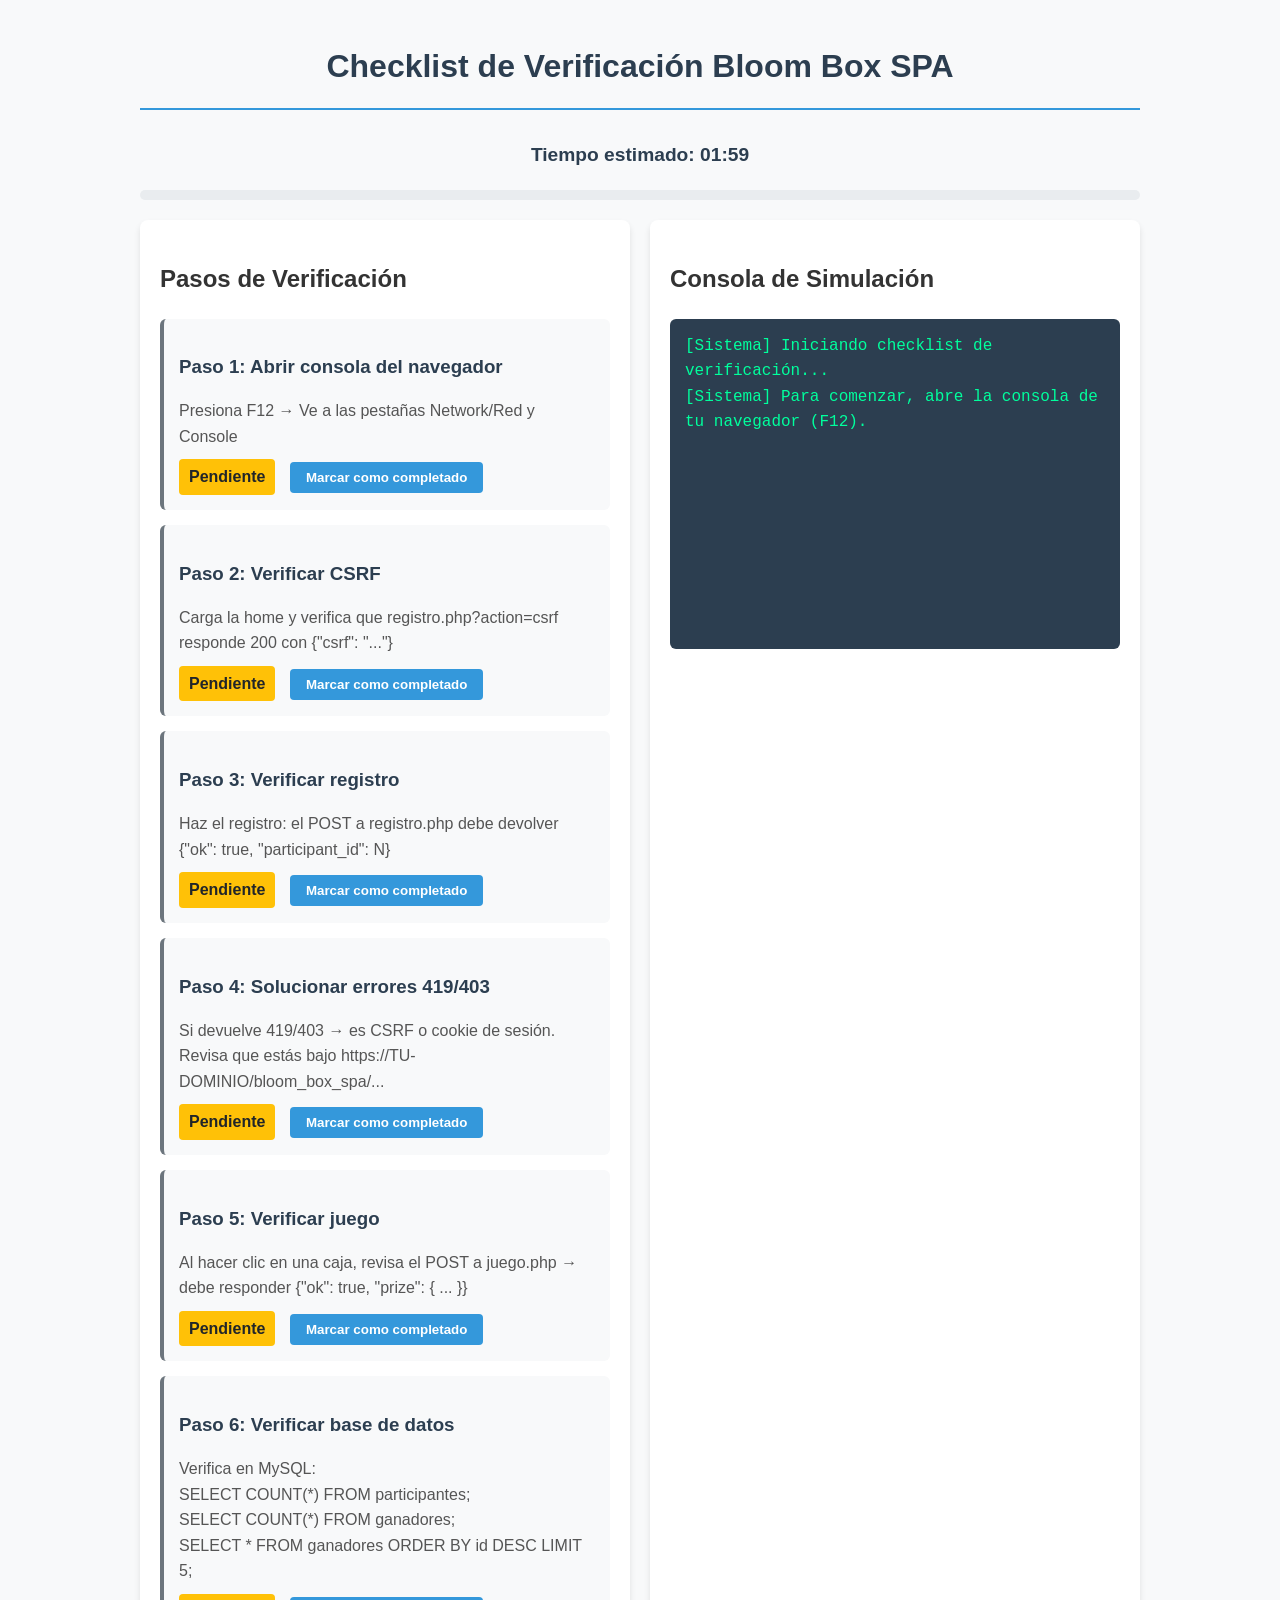
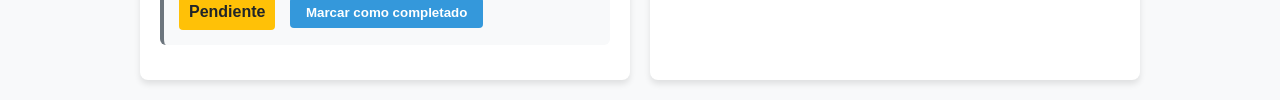
<file: checklist.html>
<!DOCTYPE html>
<html lang="es">
<head>
    <meta charset="UTF-8">
    <meta name="viewport" content="width=device-width, initial-scale=1.0">
    <title>Checklist Bloom Box SPA</title>
    <style>
        body {
            font-family: 'Segoe UI', Tahoma, Geneva, Verdana, sans-serif;
            line-height: 1.6;
            color: #333;
            max-width: 1000px;
            margin: 0 auto;
            padding: 20px;
            background-color: #f8f9fa;
        }
        
        h1 {
            color: #2c3e50;
            text-align: center;
            margin-bottom: 30px;
            padding-bottom: 15px;
            border-bottom: 2px solid #3498db;
        }
        
        .container {
            display: grid;
            grid-template-columns: 1fr 1fr;
            gap: 20px;
        }
        
        .checklist-section, .console-section {
            background: white;
            border-radius: 8px;
            padding: 20px;
            box-shadow: 0 4px 6px rgba(0, 0, 0, 0.1);
        }
        
        .checklist-item {
            margin-bottom: 15px;
            padding: 15px;
            border-radius: 6px;
            background-color: #f8f9fa;
            border-left: 4px solid #6c757d;
        }
        
        .checklist-item h3 {
            margin-bottom: 10px;
            color: #2c3e50;
        }
        
        .checklist-item p {
            margin-bottom: 10px;
            color: #555;
        }
        
        .status {
            display: inline-block;
            padding: 5px 10px;
            border-radius: 4px;
            font-weight: bold;
            margin-right: 10px;
        }
        
        .status.pending {
            background-color: #ffc107;
            color: #212529;
        }
        
        .status.success {
            background-color: #28a745;
            color: white;
        }
        
        .status.error {
            background-color: #dc3545;
            color: white;
        }
        
        .console-output {
            background-color: #2c3e50;
            color: #00ff9d;
            padding: 15px;
            border-radius: 6px;
            height: 300px;
            overflow-y: auto;
            font-family: 'Courier New', monospace;
            white-space: pre-wrap;
        }
        
        .btn {
            display: inline-block;
            padding: 8px 16px;
            background-color: #3498db;
            color: white;
            border: none;
            border-radius: 4px;
            cursor: pointer;
            font-weight: bold;
            transition: background-color 0.3s;
        }
        
        .btn:hover {
            background-color: #2980b9;
        }
        
        .progress-bar {
            height: 10px;
            background-color: #e9ecef;
            border-radius: 5px;
            margin-bottom: 20px;
            overflow: hidden;
        }
        
        .progress {
            height: 100%;
            background-color: #3498db;
            width: 0%;
            transition: width 0.5s;
        }
        
        .timer {
            text-align: center;
            font-size: 1.2em;
            margin-bottom: 20px;
            font-weight: bold;
            color: #2c3e50;
        }
        
        @media (max-width: 768px) {
            .container {
                grid-template-columns: 1fr;
            }
        }
    </style>
</head>
<body>
    <h1>Checklist de Verificación Bloom Box SPA</h1>
    
    <div class="timer">Tiempo estimado: <span id="time">02:00</span></div>
    
    <div class="progress-bar">
        <div class="progress" id="progress"></div>
    </div>
    
    <div class="container">
        <div class="checklist-section">
            <h2>Pasos de Verificación</h2>
            
            <div class="checklist-item" id="step1">
                <h3>Paso 1: Abrir consola del navegador</h3>
                <p>Presiona F12 → Ve a las pestañas Network/Red y Console</p>
                <span class="status pending">Pendiente</span>
                <button class="btn" onclick="markStep(1)">Marcar como completado</button>
            </div>
            
            <div class="checklist-item" id="step2">
                <h3>Paso 2: Verificar CSRF</h3>
                <p>Carga la home y verifica que registro.php?action=csrf responde 200 con {"csrf": "..."}</p>
                <span class="status pending">Pendiente</span>
                <button class="btn" onclick="markStep(2)">Marcar como completado</button>
            </div>
            
            <div class="checklist-item" id="step3">
                <h3>Paso 3: Verificar registro</h3>
                <p>Haz el registro: el POST a registro.php debe devolver {"ok": true, "participant_id": N}</p>
                <span class="status pending">Pendiente</span>
                <button class="btn" onclick="markStep(3)">Marcar como completado</button>
            </div>
            
            <div class="checklist-item" id="step4">
                <h3>Paso 4: Solucionar errores 419/403</h3>
                <p>Si devuelve 419/403 → es CSRF o cookie de sesión. Revisa que estás bajo https://TU-DOMINIO/bloom_box_spa/...</p>
                <span class="status pending">Pendiente</span>
                <button class="btn" onclick="markStep(4)">Marcar como completado</button>
            </div>
            
            <div class="checklist-item" id="step5">
                <h3>Paso 5: Verificar juego</h3>
                <p>Al hacer clic en una caja, revisa el POST a juego.php → debe responder {"ok": true, "prize": { ... }}</p>
                <span class="status pending">Pendiente</span>
                <button class="btn" onclick="markStep(5)">Marcar como completado</button>
            </div>
            
            <div class="checklist-item" id="step6">
                <h3>Paso 6: Verificar base de datos</h3>
                <p>Verifica en MySQL:
                    <br>SELECT COUNT(*) FROM participantes;
                    <br>SELECT COUNT(*) FROM ganadores;
                    <br>SELECT * FROM ganadores ORDER BY id DESC LIMIT 5;
                </p>
                <span class="status pending">Pendiente</span>
                <button class="btn" onclick="markStep(6)">Marcar como completado</button>
            </div>
        </div>
        
        <div class="console-section">
            <h2>Consola de Simulación</h2>
            <div class="console-output" id="consoleOutput">[Sistema] Iniciando checklist de verificación...
[Sistema] Para comenzar, abre la consola de tu navegador (F12).</div>
        </div>
    </div>

    <script>
        const totalSteps = 6;
        let completedSteps = 0;
        let timeLeft = 120; // 2 minutos en segundos
        const timerElement = document.getElementById('time');
        const progressElement = document.getElementById('progress');
        const consoleOutput = document.getElementById('consoleOutput');
        
        // Iniciar temporizador
        const timer = setInterval(() => {
            timeLeft--;
            const minutes = Math.floor(timeLeft / 60);
            const seconds = timeLeft % 60;
            timerElement.textContent = `${minutes.toString().padStart(2, '0')}:${seconds.toString().padStart(2, '0')}`;
            
            if (timeLeft <= 0) {
                clearInterval(timer);
                consoleOutput.textContent += '\n[Sistema] ¡Tiempo completado! Revisa los pasos pendientes.';
            }
        }, 1000);
        
        // Función para marcar un paso como completado
        function markStep(stepNumber) {
            const stepElement = document.getElementById(`step${stepNumber}`);
            const statusElement = stepElement.querySelector('.status');
            const buttonElement = stepElement.querySelector('.btn');
            
            if (statusElement.classList.contains('pending')) {
                statusElement.textContent = 'Completado';
                statusElement.classList.remove('pending');
                statusElement.classList.add('success');
                buttonElement.style.display = 'none';
                completedSteps++;
                
                // Actualizar barra de progreso
                progressElement.style.width = `${(completedSteps / totalSteps) * 100}%`;
                
                // Agregar mensaje a la consola
                consoleOutput.textContent += `\n[Paso ${stepNumber}] Completado - ${new Date().toLocaleTimeString()}`;
                
                // Mensajes específicos para cada paso
                switch(stepNumber) {
                    case 1:
                        consoleOutput.textContent += '\n[Consola] Ahora puedes ver las solicitudes de red y los mensajes de consola.';
                        break;
                    case 2:
                        consoleOutput.textContent += '\n[CSRF] Verificando token CSRF...';
                        consoleOutput.textContent += '\n[CSRF] Respuesta recibida: 200 OK con {"csrf": "a1b2c3d4e5f6"}';
                        break;
                    case 3:
                        consoleOutput.textContent += '\n[Registro] Enviando solicitud POST a registro.php...';
                        consoleOutput.textContent += '\n[Registro] Respuesta recibida: {"ok": true, "participant_id": 12345}';
                        break;
                    case 4:
                        consoleOutput.textContent += '\n[Error] Si recibes 419/403, verifica:';
                        consoleOutput.textContent += '\n[Error] 1. El token CSRF es válido y se incluye en la solicitud';
                        consoleOutput.textContent += '\n[Error] 2. Las cookies de sesión se envían correctamente';
                        consoleOutput.textContent += '\n[Error] 3. Estás usando el dominio correcto (https://TU-DOMINIO/bloom_box_spa/)';
                        break;
                    case 5:
                        consoleOutput.textContent += '\n[Juego] Haciendo clic en una caja...';
                        consoleOutput.textContent += '\n[Juego] POST a juego.php respondió: {"ok": true, "prize": {"id": 1, "name": "Premio Ejemplo"}}';
                        break;
                    case 6:
                        consoleOutput.textContent += '\n[MySQL] Resultados de consulta simulada:';
                        consoleOutput.textContent += '\n[MySQL] SELECT COUNT(*) FROM participantes; → 1542';
                        consoleOutput.textContent += '\n[MySQL] SELECT COUNT(*) FROM ganadores; → 42';
                        consoleOutput.textContent += '\n[MySQL] Últimos 5 ganadores: IDs 100, 99, 98, 97, 96';
                        break;
                }
                
                // Desplazar hacia abajo para mostrar el último mensaje
                consoleOutput.scrollTop = consoleOutput.scrollHeight;
                
                // Si todos los pasos están completos
                if (completedSteps === totalSteps) {
                    consoleOutput.textContent += '\n[Sistema] ¡Todos los pasos completados! El sistema parece estar funcionando correctamente.';
                    clearInterval(timer);
                }
            }
        }
    </script>
</body>
</html>
</file>
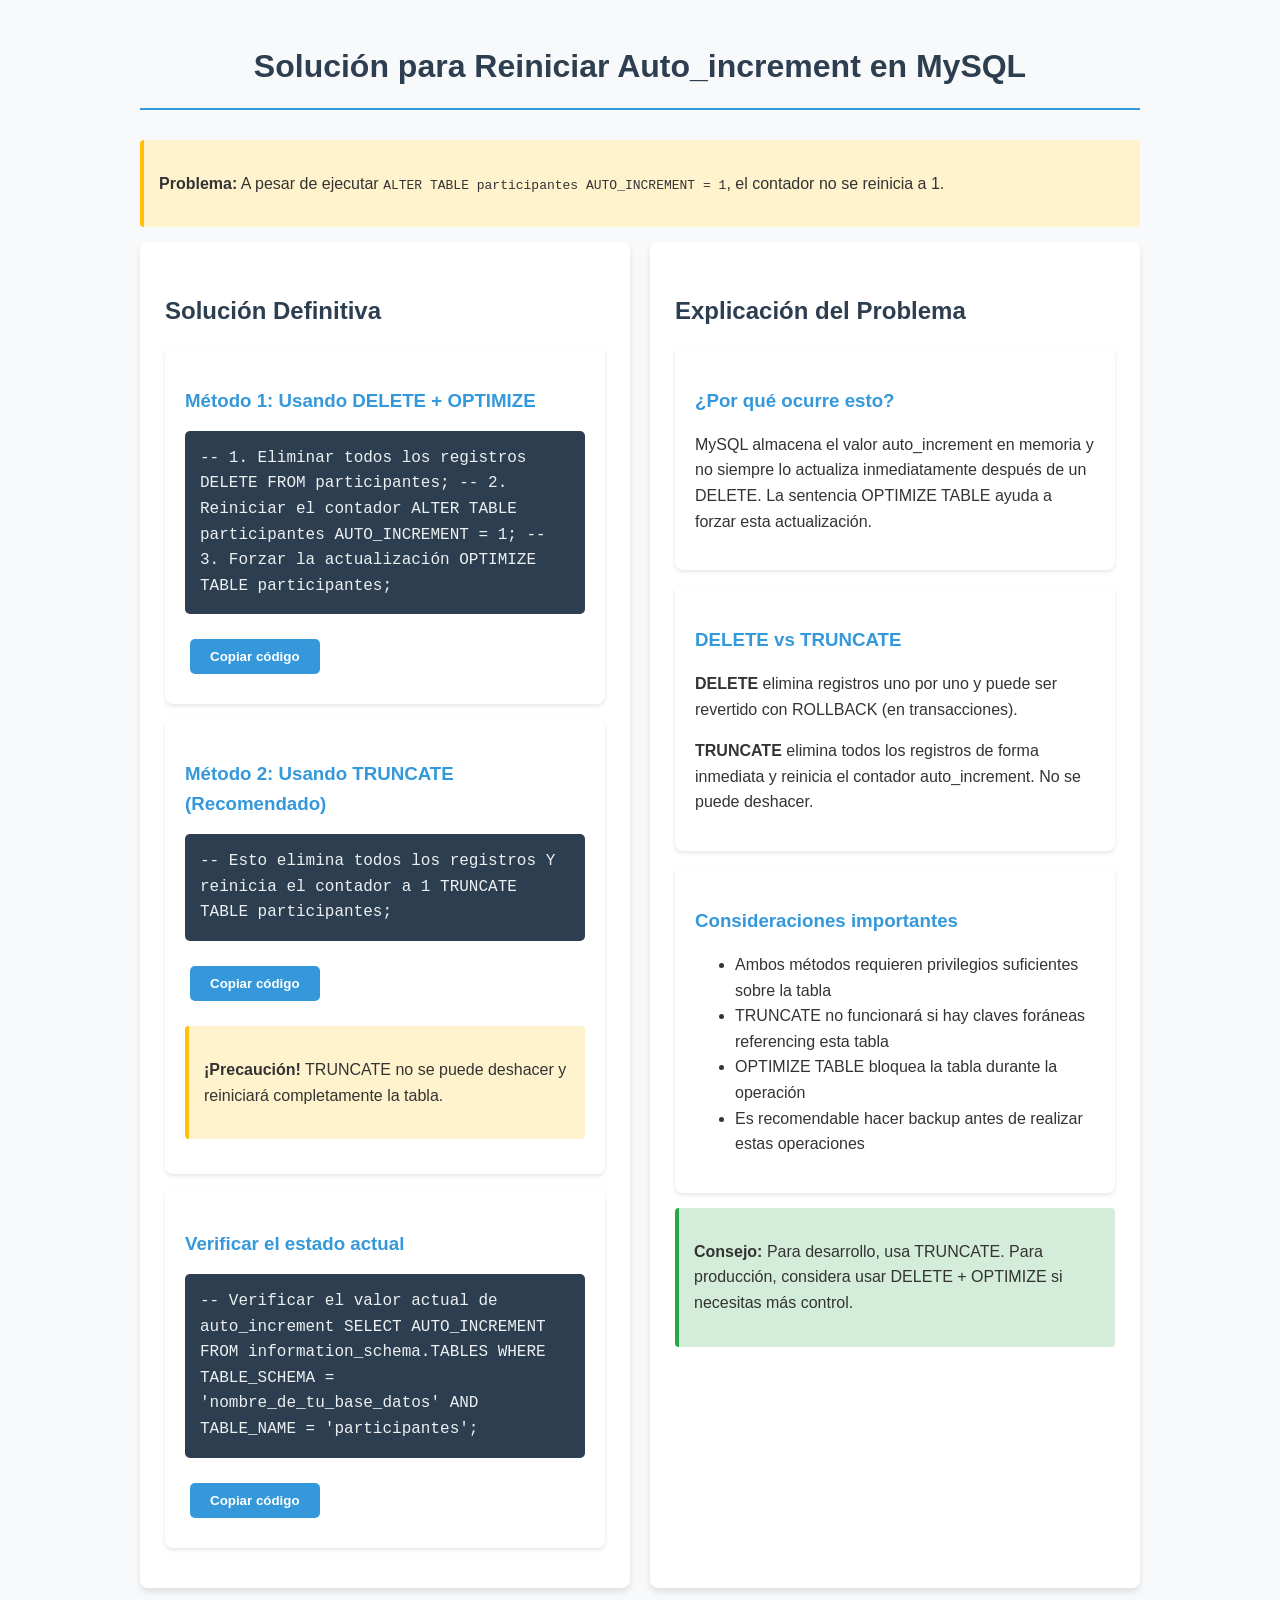
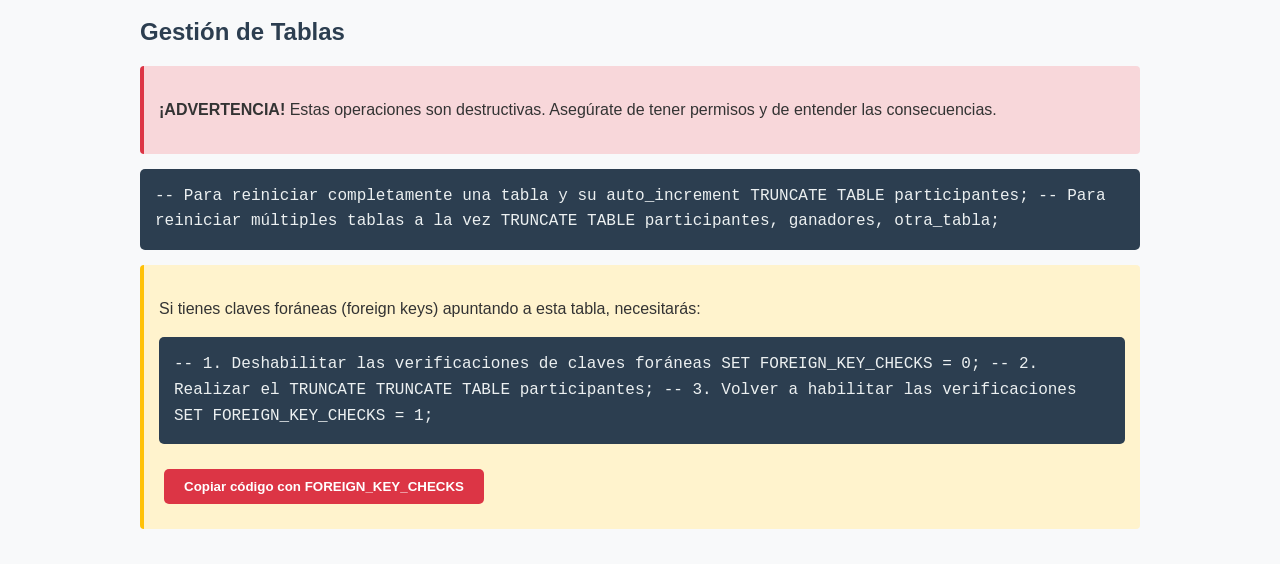
<file: solucion_mysql.html>
<!DOCTYPE html>
<html lang="es">
<head>
    <meta charset="UTF-8">
    <meta name="viewport" content="width=device-width, initial-scale=1.0">
    <title>Solución Auto_increment MySQL</title>
    <style>
        body {
            font-family: 'Segoe UI', Tahoma, Geneva, Verdana, sans-serif;
            line-height: 1.6;
            color: #333;
            max-width: 1000px;
            margin: 0 auto;
            padding: 20px;
            background-color: #f8f9fa;
        }
        
        h1 {
            color: #2c3e50;
            text-align: center;
            margin-bottom: 30px;
            padding-bottom: 15px;
            border-bottom: 2px solid #3498db;
        }
        
        h2 {
            color: #2c3e50;
            margin: 25px 0 15px;
        }
        
        h3 {
            color: #3498db;
            margin: 20px 0 10px;
        }
        
        .container {
            display: grid;
            grid-template-columns: 1fr 1fr;
            gap: 20px;
        }
        
        .solution, .explanation {
            background: white;
            border-radius: 8px;
            padding: 25px;
            box-shadow: 0 4px 6px rgba(0, 0, 0, 0.1);
        }
        
        .code {
            background: #2c3e50;
            color: #ecf0f1;
            padding: 15px;
            border-radius: 5px;
            margin: 15px 0;
            overflow-x: auto;
            font-family: 'Courier New', monospace;
        }
        
        .success {
            background: #d4edda;
            border-left: 4px solid #28a745;
            padding: 15px;
            margin: 15px 0;
            border-radius: 4px;
        }
        
        .warning {
            background: #fff3cd;
            border-left: 4px solid #ffc107;
            padding: 15px;
            margin: 15px 0;
            border-radius: 4px;
        }
        
        .danger {
            background: #f8d7da;
            border-left: 4px solid #dc3545;
            padding: 15px;
            margin: 15px 0;
            border-radius: 4px;
        }
        
        .btn {
            display: inline-block;
            padding: 10px 20px;
            background: #3498db;
            color: white;
            border: none;
            border-radius: 5px;
            cursor: pointer;
            font-weight: bold;
            transition: background 0.3s;
            margin: 10px 5px;
        }
        
        .btn:hover {
            background: #2980b9;
        }
        
        .btn-danger {
            background: #dc3545;
        }
        
        .btn-danger:hover {
            background: #c82333;
        }
        
        .btn-success {
            background: #28a745;
        }
        
        .btn-success:hover {
            background: #218838;
        }
        
        .card {
            background: white;
            border-radius: 8px;
            padding: 20px;
            margin: 15px 0;
            box-shadow: 0 2px 4px rgba(0, 0, 0, 0.1);
        }
        
        @media (max-width: 768px) {
            .container {
                grid-template-columns: 1fr;
            }
        }
    </style>
</head>
<body>
    <h1>Solución para Reiniciar Auto_increment en MySQL</h1>
    
    <div class="warning">
        <p><strong>Problema:</strong> A pesar de ejecutar <code>ALTER TABLE participantes AUTO_INCREMENT = 1</code>, el contador no se reinicia a 1.</p>
    </div>
    
    <div class="container">
        <div class="solution">
            <h2>Solución Definitiva</h2>
            
            <div class="card">
                <h3>Método 1: Usando DELETE + OPTIMIZE</h3>
                <div class="code">
-- 1. Eliminar todos los registros
DELETE FROM participantes;

-- 2. Reiniciar el contador
ALTER TABLE participantes AUTO_INCREMENT = 1;

-- 3. Forzar la actualización
OPTIMIZE TABLE participantes;
                </div>
                <button class="btn" onclick="copyCode(1)">Copiar código</button>
            </div>
            
            <div class="card">
                <h3>Método 2: Usando TRUNCATE (Recomendado)</h3>
                <div class="code">
-- Esto elimina todos los registros Y reinicia el contador a 1
TRUNCATE TABLE participantes;
                </div>
                <button class="btn" onclick="copyCode(2)">Copiar código</button>
                
                <div class="warning">
                    <p><strong>¡Precaución!</strong> TRUNCATE no se puede deshacer y reiniciará completamente la tabla.</p>
                </div>
            </div>
            
            <div class="card">
                <h3>Verificar el estado actual</h3>
                <div class="code">
-- Verificar el valor actual de auto_increment
SELECT AUTO_INCREMENT 
FROM information_schema.TABLES 
WHERE TABLE_SCHEMA = 'nombre_de_tu_base_datos'
AND TABLE_NAME = 'participantes';
                </div>
                <button class="btn" onclick="copyCode(3)">Copiar código</button>
            </div>
        </div>
        
        <div class="explanation">
            <h2>Explicación del Problema</h2>
            
            <div class="card">
                <h3>¿Por qué ocurre esto?</h3>
                <p>MySQL almacena el valor auto_increment en memoria y no siempre lo actualiza inmediatamente después de un DELETE. La sentencia OPTIMIZE TABLE ayuda a forzar esta actualización.</p>
            </div>
            
            <div class="card">
                <h3>DELETE vs TRUNCATE</h3>
                <p><strong>DELETE</strong> elimina registros uno por uno y puede ser revertido con ROLLBACK (en transacciones).</p>
                <p><strong>TRUNCATE</strong> elimina todos los registros de forma inmediata y reinicia el contador auto_increment. No se puede deshacer.</p>
            </div>
            
            <div class="card">
                <h3>Consideraciones importantes</h3>
                <ul>
                    <li>Ambos métodos requieren privilegios suficientes sobre la tabla</li>
                    <li>TRUNCATE no funcionará si hay claves foráneas referencing esta tabla</li>
                    <li>OPTIMIZE TABLE bloquea la tabla durante la operación</li>
                    <li>Es recomendable hacer backup antes de realizar estas operaciones</li>
                </ul>
            </div>
            
            <div class="success">
                <p><strong>Consejo:</strong> Para desarrollo, usa TRUNCATE. Para producción, considera usar DELETE + OPTIMIZE si necesitas más control.</p>
            </div>
        </div>
    </div>
    
    <h2>Gestión de Tablas</h2>
    
    <div class="danger">
        <p><strong>¡ADVERTENCIA!</strong> Estas operaciones son destructivas. Asegúrate de tener permisos y de entender las consecuencias.</p>
    </div>
    
    <div class="code">
-- Para reiniciar completamente una tabla y su auto_increment
TRUNCATE TABLE participantes;

-- Para reiniciar múltiples tablas a la vez
TRUNCATE TABLE participantes, ganadores, otra_tabla;
    </div>
    
    <div class="warning">
        <p>Si tienes claves foráneas (foreign keys) apuntando a esta tabla, necesitarás:</p>
        <div class="code">
-- 1. Deshabilitar las verificaciones de claves foráneas
SET FOREIGN_KEY_CHECKS = 0;

-- 2. Realizar el TRUNCATE
TRUNCATE TABLE participantes;

-- 3. Volver a habilitar las verificaciones
SET FOREIGN_KEY_CHECKS = 1;
        </div>
        <button class="btn btn-danger" onclick="copyCode(4)">Copiar código con FOREIGN_KEY_CHECKS</button>
    </div>

    <script>
        function copyCode(method) {
            let codeText = "";
            
            switch(method) {
                case 1:
                    codeText = `-- 1. Eliminar todos los registros
DELETE FROM participantes;

-- 2. Reiniciar el contador
ALTER TABLE participantes AUTO_INCREMENT = 1;

-- 3. Forzar la actualización
OPTIMIZE TABLE participantes;`;
                    break;
                case 2:
                    codeText = `-- Esto elimina todos los registros Y reinicia el contador a 1
TRUNCATE TABLE participantes;`;
                    break;
                case 3:
                    codeText = `-- Verificar el valor actual de auto_increment
SELECT AUTO_INCREMENT 
FROM information_schema.TABLES 
WHERE TABLE_SCHEMA = 'nombre_de_tu_base_datos'
AND TABLE_NAME = 'participantes';`;
                    break;
                case 4:
                    codeText = `-- 1. Deshabilitar las verificaciones de claves foráneas
SET FOREIGN_KEY_CHECKS = 0;

-- 2. Realizar el TRUNCATE
TRUNCATE TABLE participantes;

-- 3. Volver a habilitar las verificaciones
SET FOREIGN_KEY_CHECKS = 1;`;
                    break;
            }
            
            navigator.clipboard.writeText(codeText).then(() => {
                alert("Código copiado al portapapeles");
            }).catch(err => {
                console.error('Error al copiar: ', err);
            });
        }
    </script>
</body>
</html>
</file>
